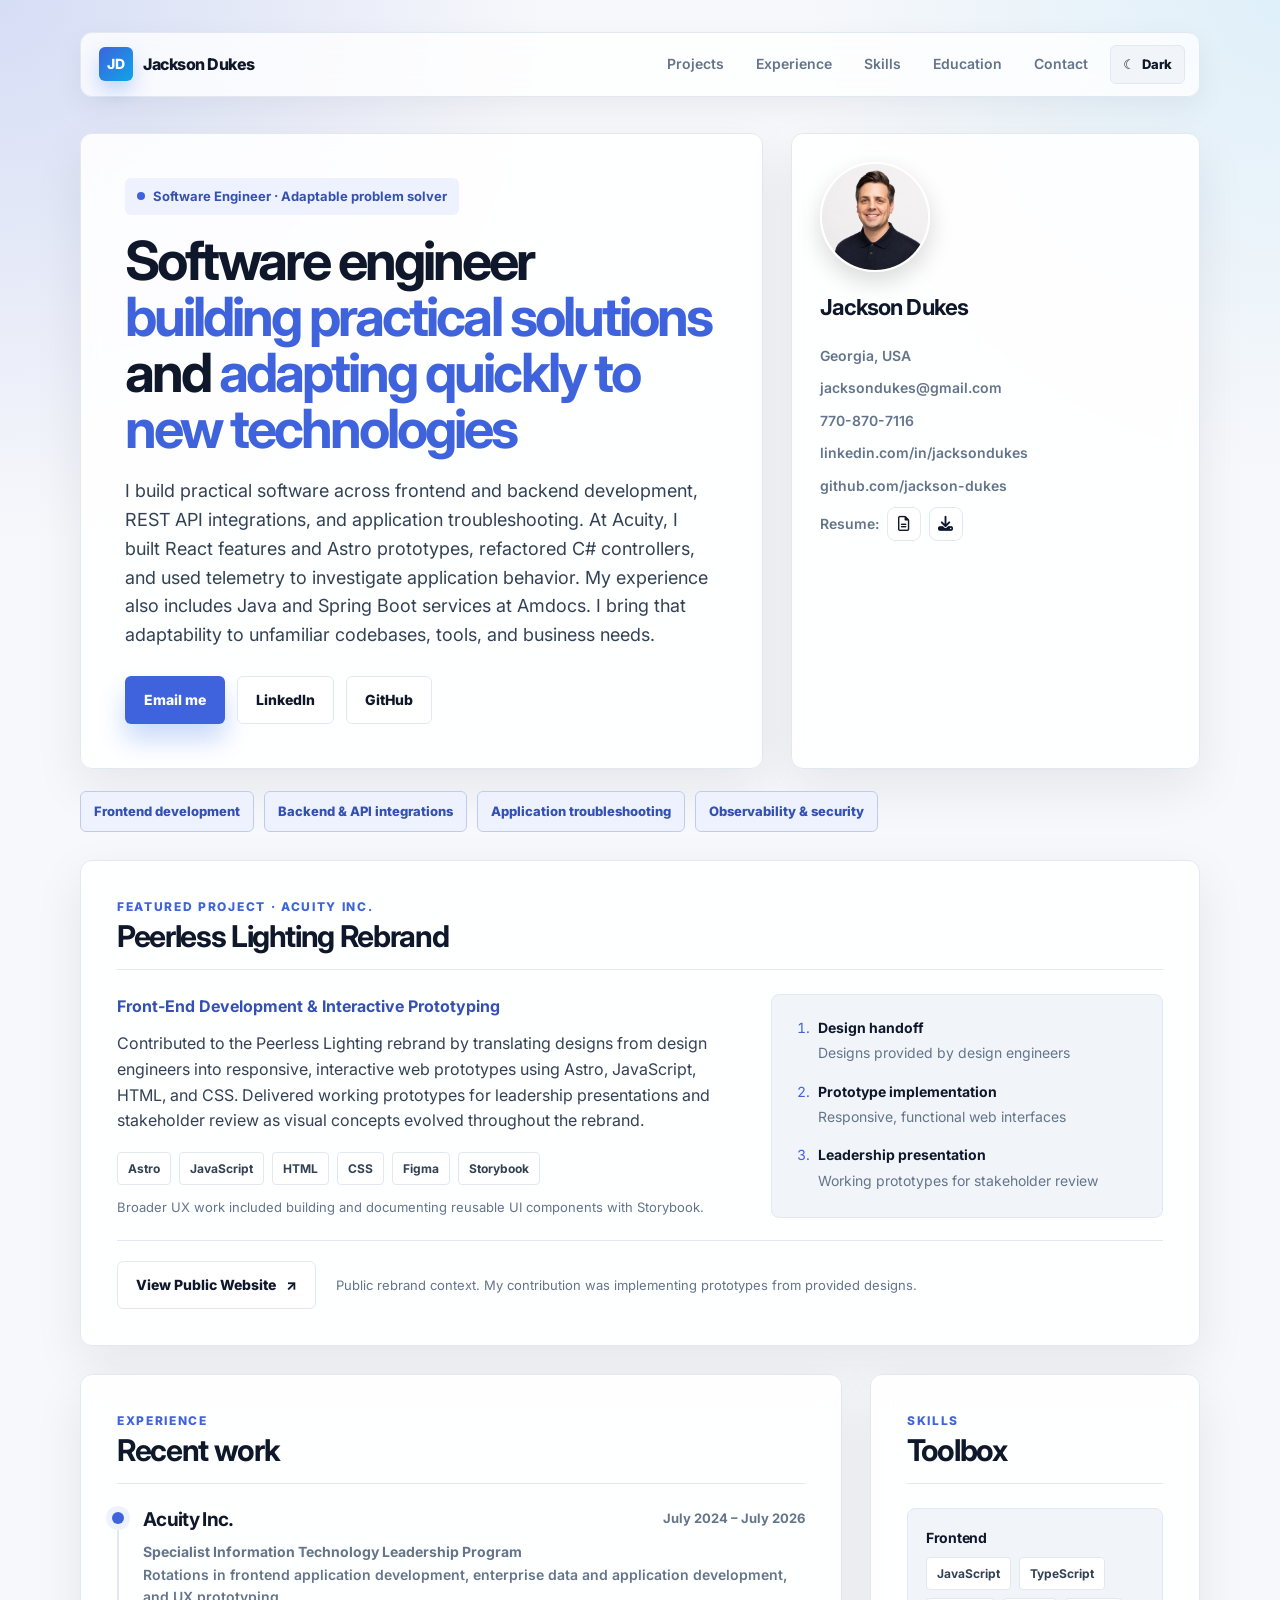
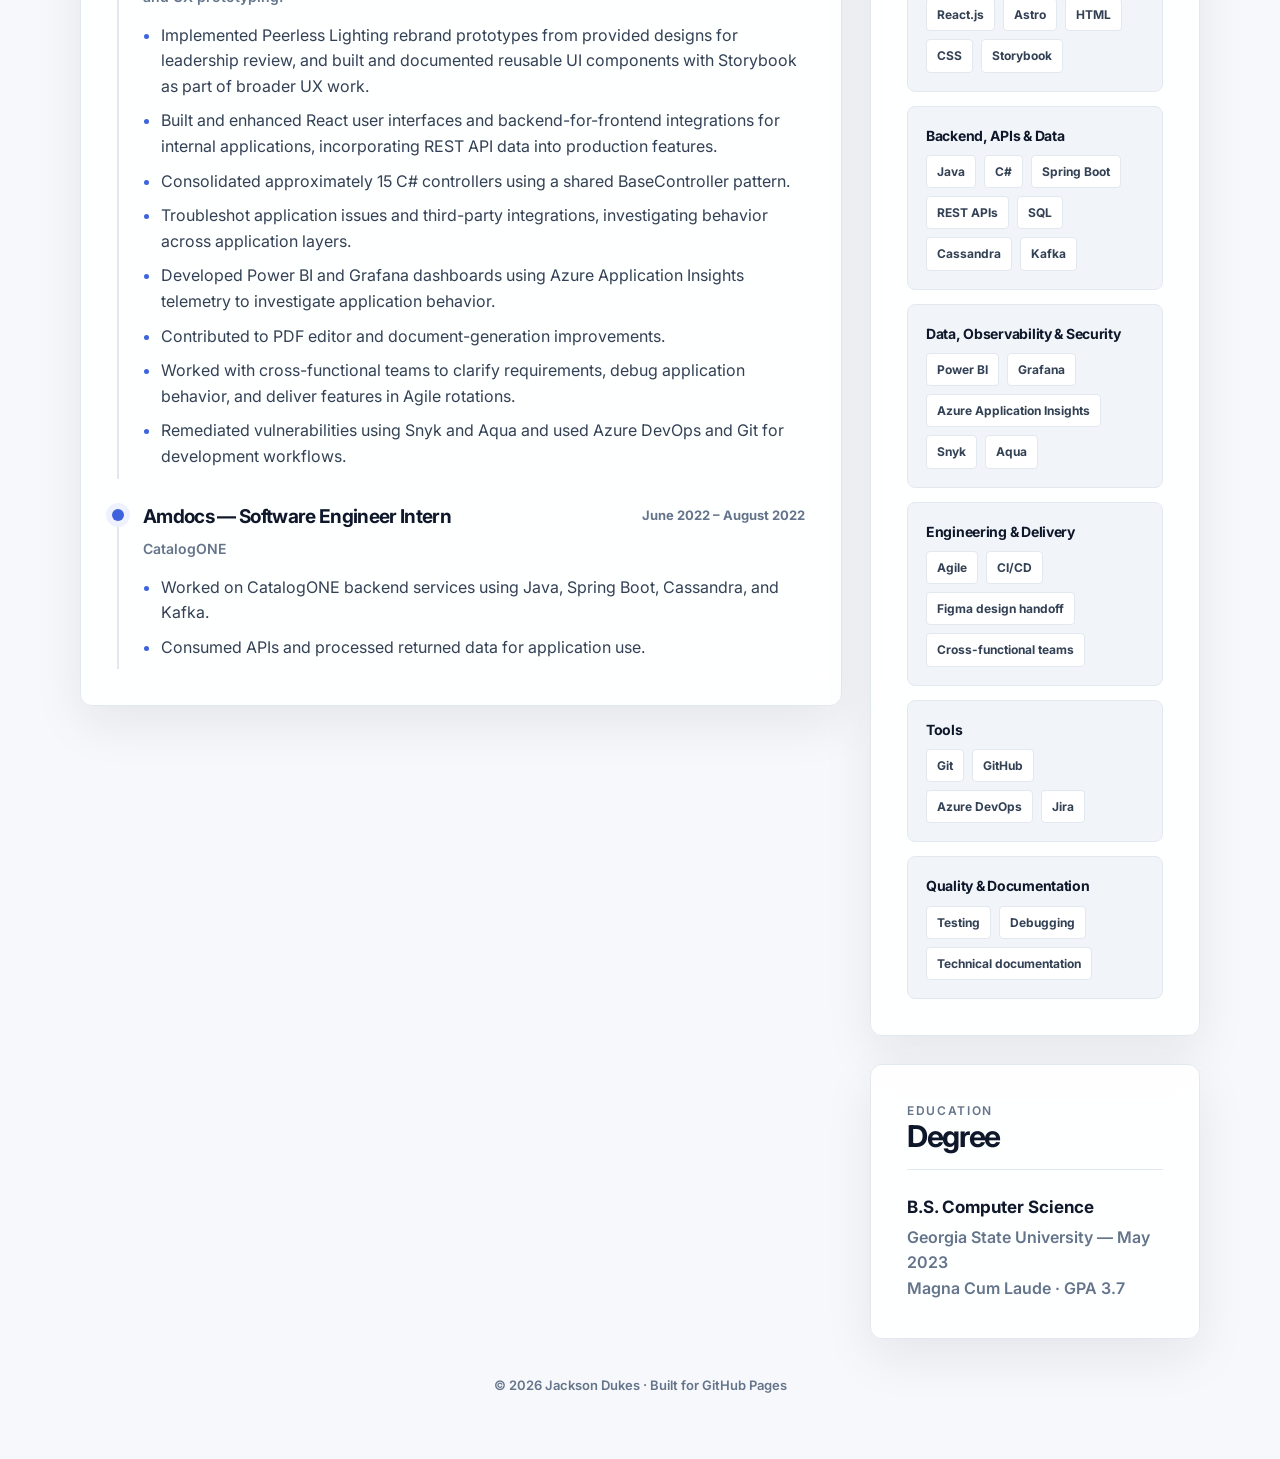
<file: index.html>
<!DOCTYPE html>
<html lang="en">
<head>
  <meta charset="UTF-8" />
  <meta name="viewport" content="width=device-width, initial-scale=1.0" />
  <meta name="description" content="Jackson Dukes — Software engineer with experience in frontend and backend development, REST API integrations, application troubleshooting, and observability." />
  <meta name="theme-color" content="#f7f8fb" />
  <title>Jackson Dukes | Software Engineer</title>

  <link rel="preconnect" href="https://fonts.googleapis.com" />
  <link rel="preconnect" href="https://fonts.gstatic.com" crossorigin />
  <link href="https://fonts.googleapis.com/css2?family=Inter:wght@400;500;600;700;800&display=swap" rel="stylesheet" />
  <link rel="stylesheet" href="styles.css" />
  <link rel="stylesheet" href="https://cdnjs.cloudflare.com/ajax/libs/font-awesome/6.5.0/css/all.min.css">
</head>

<body>
  <main class="page">
    <nav class="nav" aria-label="Primary navigation">
      <a class="brand" href="#top" aria-label="Jackson Dukes home">
        <span class="brand-mark">JD</span>
        <span>Jackson Dukes</span>
      </a>

      <div class="nav-actions">
        <div class="nav-links" aria-label="Page sections">
          <a href="#projects">Projects</a>
          <a href="#experience">Experience</a>
          <a href="#skills">Skills</a>
          <a href="#education">Education</a>
          <a href="mailto:jacksondukes@gmail.com">Contact</a>
        </div>

        <button class="theme-toggle" type="button" aria-label="Toggle dark mode" aria-pressed="false">
          <span class="theme-toggle-icon" aria-hidden="true">☾</span>
          <span class="theme-toggle-text">Dark</span>
        </button>
      </div>
    </nav>

    <section class="hero" id="top">
      <div class="hero-card reveal">
        <div class="eyebrow">Software Engineer · Adaptable problem solver</div>
        <h1 class="hero-title">Software engineer <span>building practical solutions</span> and <span>adapting quickly to new technologies</span></h1>
        <p class="hero-summary">
          I build practical software across frontend and backend development, REST API integrations, and application troubleshooting. At Acuity, I built React features and Astro prototypes, refactored C# controllers, and used telemetry to investigate application behavior. My experience also includes Java and Spring Boot services at Amdocs. I bring that adaptability to unfamiliar codebases, tools, and business needs.
        </p>

        <div class="cta-row">
          <a class="button primary" href="mailto:jacksondukes@gmail.com">Email me</a>
          <a class="button secondary" href="https://www.linkedin.com/in/jacksondukes" target="_blank" rel="noreferrer">LinkedIn</a>
          <a class="button secondary" href="https://github.com/jackson-dukes" target="_blank" rel="noreferrer">GitHub</a>
        </div>
      </div>

      <aside class="contact-card reveal" aria-label="Contact information">
        <div class="profile-block">
          <img src="headshot.jpg" alt="Jackson Dukes headshot" class="avatar-img" />
          <div>
            <h2>Jackson Dukes</h2>
            <div class="contact-list">
              <span>Georgia, USA</span>
              <a href="mailto:jacksondukes@gmail.com">jacksondukes@gmail.com</a>
              <a href="tel:+17708707116">770-870-7116</a>
              <a href="https://www.linkedin.com/in/jacksondukes" target="_blank" rel="noreferrer">linkedin.com/in/jacksondukes</a>
              <a href="https://github.com/jackson-dukes" target="_blank" rel="noreferrer">github.com/jackson-dukes</a>
              <div class="resume-row">
                <span class="resume-label">Resume:</span>

                <a href="Jackson-Dukes-Software-Engineer-Resume.html"
                  target="_blank"
                  rel="noreferrer"
                  class="resume-icon"
                  aria-label="View resume (HTML)">
                  <i class="fa-regular fa-file-lines"></i>
                </a>

                <a href="Jackson-Dukes-Software-Engineer-Resume.pdf"
                  download
                  class="resume-icon"
                  aria-label="Download resume (PDF)">
                  <i class="fa-solid fa-download"></i>
                </a>
              </div>
            </div>
          </div>
        </div>
      </aside>
    </section>

    <section class="focus-strip" aria-label="Professional focus areas">
      <div class="focus-item reveal">Frontend development</div>
      <div class="focus-item reveal">Backend & API integrations</div>
      <div class="focus-item reveal">Application troubleshooting</div>
      <div class="focus-item reveal">Observability & security</div>
    </section>

    <section class="section-card featured-project reveal" id="projects" aria-labelledby="peerless-title">
      <div class="section-header">
        <div>
          <p class="section-kicker">Featured project · Acuity Inc.</p>
          <h2 id="peerless-title">Peerless Lighting Rebrand</h2>
        </div>
      </div>

      <div class="project-content">
        <div>
          <p class="project-subtitle">Front-End Development &amp; Interactive Prototyping</p>
          <p class="project-description">Contributed to the Peerless Lighting rebrand by translating designs from design engineers into responsive, interactive web prototypes using Astro, JavaScript, HTML, and CSS. Delivered working prototypes for leadership presentations and stakeholder review as visual concepts evolved throughout the rebrand.</p>
          <div class="chips" aria-label="Project technologies and related UX tools">
            <span class="chip">Astro</span>
            <span class="chip">JavaScript</span>
            <span class="chip">HTML</span>
            <span class="chip">CSS</span>
            <span class="chip">Figma</span>
            <span class="chip">Storybook</span>
          </div>
          <p class="project-context">Broader UX work included building and documenting reusable UI components with Storybook.</p>
        </div>

        <ol class="project-workflow" aria-label="Project workflow">
          <li><strong>Design handoff</strong><span>Designs provided by design engineers</span></li>
          <li><strong>Prototype implementation</strong><span>Responsive, functional web interfaces</span></li>
          <li><strong>Leadership presentation</strong><span>Working prototypes for stakeholder review</span></li>
        </ol>
      </div>

      <div class="project-link-row">
        <a class="button secondary" href="https://www.peerlesslighting.com/" target="_blank" rel="noreferrer" aria-describedby="peerless-context">View Public Website <span aria-hidden="true">↗</span></a>
        <p class="project-context" id="peerless-context">Public rebrand context. My contribution was implementing prototypes from provided designs.</p>
      </div>
    </section>

    <div class="content-grid">
      <div class="main-column">
        <section class="section-card reveal" id="experience">
          <div class="section-header">
            <div>
              <p class="section-kicker">Experience</p>
              <h2>Recent work</h2>
            </div>
          </div>

          <div class="timeline">
            <article class="role">
              <div class="role-top">
                <h3>Acuity Inc.</h3>
                <span class="role-meta">July 2024 – July 2026</span>
              </div>
              <p class="role-note"><strong>Specialist Information Technology Leadership Program</strong><br>Rotations in frontend application development, enterprise data and application development, and UX prototyping.</p>
              <ul>
                <li>Implemented Peerless Lighting rebrand prototypes from provided designs for leadership review, and built and documented reusable UI components with Storybook as part of broader UX work.</li>
                <li>Built and enhanced React user interfaces and backend-for-frontend integrations for internal applications, incorporating REST API data into production features.</li>
                <li>Consolidated approximately 15 C# controllers using a shared BaseController pattern.</li>
                <li>Troubleshot application issues and third-party integrations, investigating behavior across application layers.</li>
                <li>Developed Power BI and Grafana dashboards using Azure Application Insights telemetry to investigate application behavior.</li>
                <li>Contributed to PDF editor and document-generation improvements.</li>
                <li>Worked with cross-functional teams to clarify requirements, debug application behavior, and deliver features in Agile rotations.</li>
                <li>Remediated vulnerabilities using Snyk and Aqua and used Azure DevOps and Git for development workflows.</li>
              </ul>
            </article>

            <article class="role">
              <div class="role-top">
                <h3>Amdocs — Software Engineer Intern</h3>
                <span class="role-meta">June 2022 – August 2022</span>
              </div>
              <p class="role-note">CatalogONE</p>
              <ul>
                <li>Worked on CatalogONE backend services using Java, Spring Boot, Cassandra, and Kafka.</li>
                <li>Consumed APIs and processed returned data for application use.</li>
              </ul>
            </article>
          </div>
        </section>
      </div>

      <aside class="side-column">
        <section class="section-card reveal" id="skills">
          <div class="section-header">
            <div>
              <p class="section-kicker">Skills</p>
              <h2>Toolbox</h2>
            </div>
          </div>

          <div class="skills-grid">
            <div class="skill-group">
              <h3>Frontend</h3>
              <div class="chips">
                <span class="chip">JavaScript</span>
                <span class="chip">TypeScript</span>
                <span class="chip">React.js</span>
                <span class="chip">Astro</span>
                <span class="chip">HTML</span>
                <span class="chip">CSS</span>
                <span class="chip">Storybook</span>
              </div>
            </div>

            <div class="skill-group">
              <h3>Backend, APIs & Data</h3>
              <div class="chips">
                <span class="chip">Java</span>
                <span class="chip">C#</span>
                <span class="chip">Spring Boot</span>
                <span class="chip">REST APIs</span>
                <span class="chip">SQL</span>
                <span class="chip">Cassandra</span>
                <span class="chip">Kafka</span>
              </div>
            </div>

            <div class="skill-group">
              <h3>Data, Observability & Security</h3>
              <div class="chips">
                <span class="chip">Power BI</span>
                <span class="chip">Grafana</span>
                <span class="chip">Azure Application Insights</span>
                <span class="chip">Snyk</span>
                <span class="chip">Aqua</span>
              </div>
            </div>

            <div class="skill-group">
              <h3>Engineering & Delivery</h3>
              <div class="chips">
                <span class="chip">Agile</span>
                <span class="chip">CI/CD</span>
                <span class="chip">Figma design handoff</span>
                <span class="chip">Cross-functional teams</span>
              </div>
            </div>

            <div class="skill-group">
              <h3>Tools</h3>
              <div class="chips">
                <span class="chip">Git</span>
                <span class="chip">GitHub</span>
                <span class="chip">Azure DevOps</span>
                <span class="chip">Jira</span>
              </div>
            </div>

            <div class="skill-group">
              <h3>Quality & Documentation</h3>
              <div class="chips">
                <span class="chip">Testing</span>
                <span class="chip">Debugging</span>
                <span class="chip">Technical documentation</span>
              </div>
            </div>
          </div>
        </section>

        <section class="section-card education-card reveal" id="education">
          <div class="section-header">
            <div>
              <p class="section-kicker">Education</p>
              <h2>Degree</h2>
            </div>
          </div>
          <p><strong>B.S. Computer Science</strong>Georgia State University — May 2023</p>
          <p>Magna Cum Laude · GPA 3.7</p>
        </section>
      </aside>
    </div>

    <footer class="footer">
      © 2026 Jackson Dukes · Built for GitHub Pages
    </footer>
  </main>

  <script src="script.js"></script>
</body>
</html>
</file>
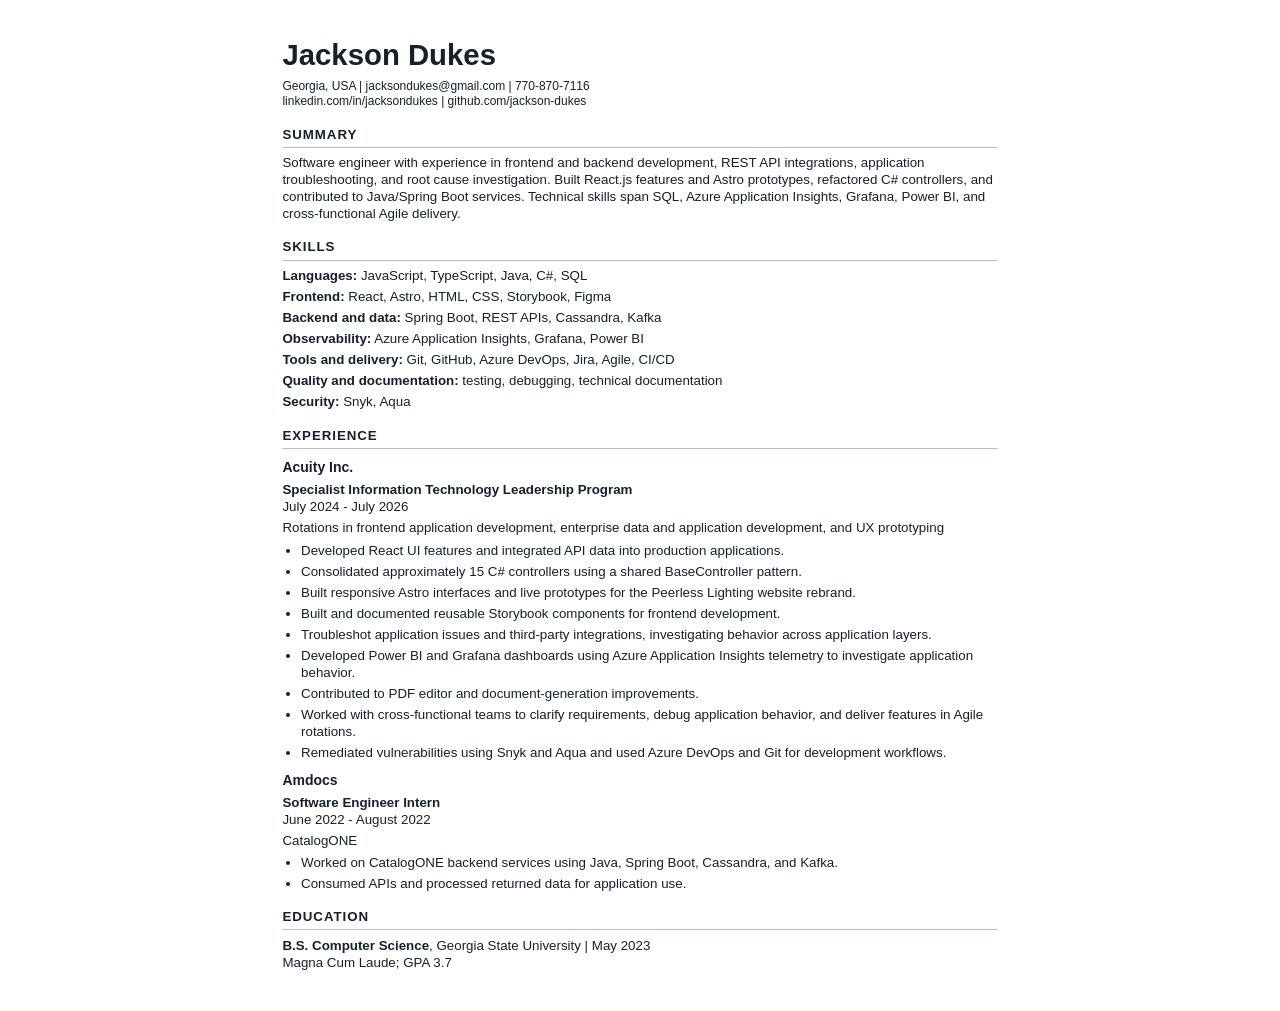
<file: Jackson-Dukes-Software-Engineer-Resume.html>
<!doctype html>
<html lang="en">
<head>
<meta charset="utf-8">
<meta name="viewport" content="width=device-width, initial-scale=1.0">
<title>Jackson Dukes - Software Engineer Resume</title>
<style>@page { size: letter; margin: 0.48in 0.52in; }
* { box-sizing: border-box; }
body { margin: 0; color: #17202a; font: 10pt/1.28 Arial, Helvetica, sans-serif; }
main { max-width: 7.45in; margin: auto; }
h1 { font-size: 22pt; margin: 0 0 4pt; }
h2 { font-size: 10pt; text-transform: uppercase; letter-spacing: 0.07em; border-bottom: 1px solid #b8bec6; padding-bottom: 3pt; margin: 12pt 0 5pt; }
h3 { font-size: 10.5pt; margin: 8pt 0 2pt; }
p { margin: 3pt 0; }
ul { margin: 4pt 0 6pt; padding-left: 14pt; }
li { margin-bottom: 3pt; }
header p { font-size: 9pt; }
h2, h3 { break-after: avoid; }
li { break-inside: avoid; }
@media screen { body { padding: 36px; background: #fff; } }
</style>
</head>
<body>
<main>
<header>
<h1>Jackson Dukes</h1>
<p>Georgia, USA | jacksondukes@gmail.com | 770-870-7116<br>linkedin.com/in/jacksondukes | github.com/jackson-dukes</p>
</header>
<section>
<h2>Summary</h2>
<p>Software engineer with experience in frontend and backend development, REST API integrations, application troubleshooting, and root cause investigation. Built React.js features and Astro prototypes, refactored C# controllers, and contributed to Java/Spring Boot services. Technical skills span SQL, Azure Application Insights, Grafana, Power BI, and cross-functional Agile delivery.</p>
</section>
<section>
<h2>Skills</h2>
<p><strong>Languages:</strong> JavaScript, TypeScript, Java, C#, SQL</p>
<p><strong>Frontend:</strong> React, Astro, HTML, CSS, Storybook, Figma</p>
<p><strong>Backend and data:</strong> Spring Boot, REST APIs, Cassandra, Kafka</p>
<p><strong>Observability:</strong> Azure Application Insights, Grafana, Power BI</p>
<p><strong>Tools and delivery:</strong> Git, GitHub, Azure DevOps, Jira, Agile, CI/CD</p>
<p><strong>Quality and documentation:</strong> testing, debugging, technical documentation</p>
<p><strong>Security:</strong> Snyk, Aqua</p>
</section>
<section>
<h2>Experience</h2>
<h3>Acuity Inc.</h3>
<p><strong>Specialist Information Technology Leadership Program</strong><br>July 2024 - July 2026</p>
<p>Rotations in frontend application development, enterprise data and application development, and UX prototyping</p>
<ul>
<li>Developed React UI features and integrated API data into production applications.</li>
<li>Consolidated approximately 15 C# controllers using a shared BaseController pattern.</li>
<li>Built responsive Astro interfaces and live prototypes for the Peerless Lighting website rebrand.</li>
<li>Built and documented reusable Storybook components for frontend development.</li>
<li>Troubleshot application issues and third-party integrations, investigating behavior across application layers.</li>
<li>Developed Power BI and Grafana dashboards using Azure Application Insights telemetry to investigate application behavior.</li>
<li>Contributed to PDF editor and document-generation improvements.</li>
<li>Worked with cross-functional teams to clarify requirements, debug application behavior, and deliver features in Agile rotations.</li>
<li>Remediated vulnerabilities using Snyk and Aqua and used Azure DevOps and Git for development workflows.</li>
</ul>
<h3>Amdocs</h3>
<p><strong>Software Engineer Intern</strong><br>June 2022 - August 2022</p>
<p>CatalogONE</p>
<ul>
<li>Worked on CatalogONE backend services using Java, Spring Boot, Cassandra, and Kafka.</li>
<li>Consumed APIs and processed returned data for application use.</li>
</ul>
</section>
<section>
<h2>Education</h2>
<p><strong>B.S. Computer Science</strong>, Georgia State University | May 2023<br>Magna Cum Laude; GPA 3.7</p>
</section>
</main>
</body>
</html>
</file>
<file: styles.css>
:root {
  color-scheme: light;
  /* Radix Themes-inspired semantic tokens. */
  --bg: #f7f8fb;
  --surface: #ffffff;
  --surface-alpha: rgba(255, 255, 255, 0.88);
  --surface-nav: rgba(255, 255, 255, 0.78);
  --surface-soft: #f1f5f9;
  --text: #0f172a;
  --muted: #64748b;
  --body-text: #334155;
  --line: #e2e8f0;
  --accent: #3e63dd;
  --accent-dark: #3451b2;
  --accent-soft: #edf2fe;
  --focus-ring: rgba(62, 99, 221, 0.42);
  --shadow: 0 18px 50px rgba(15, 23, 42, 0.08);
  --radius-1: 4px;
  --radius-2: 6px;
  --radius-3: 8px;
  --radius-4: 12px;
  --radius-lg: var(--radius-4);
  --radius-md: var(--radius-3);
  --max-width: 1120px;
}

[data-theme="dark"] {
  color-scheme: dark;
  --bg: #020617;
  --surface: #0f172a;
  --surface-alpha: rgba(15, 23, 42, 0.86);
  --surface-nav: rgba(15, 23, 42, 0.78);
  --surface-soft: #111c31;
  --text: #f8fafc;
  --muted: #94a3b8;
  --body-text: #cbd5e1;
  --line: rgba(148, 163, 184, 0.24);
  --accent: #8da4ef;
  --accent-dark: #aec0f5;
  --accent-soft: rgba(62, 99, 221, 0.2);
  --focus-ring: rgba(141, 164, 239, 0.48);
  --shadow: 0 24px 70px rgba(0, 0, 0, 0.32);
}

/* Base */

* {
  box-sizing: border-box;
}

html {
  scroll-behavior: smooth;
}

body {
  margin: 0;
  font-family: "Inter", system-ui, -apple-system, BlinkMacSystemFont, "Segoe UI", sans-serif;
  background:
    radial-gradient(circle at top left, color-mix(in srgb, var(--accent) 18%, transparent), transparent 34rem),
    radial-gradient(circle at top right, rgba(14, 165, 233, 0.10), transparent 30rem),
    var(--bg);
  color: var(--text);
  line-height: 1.6;
  transition: background-color 180ms ease, color 180ms ease;
}

a {
  color: inherit;
  text-decoration: none;
}

:where(a, button):focus-visible {
  outline: 2px solid var(--focus-ring);
  outline-offset: 2px;
}

ul {
  margin: 0;
  padding-left: 18px;
}

li {
  margin-bottom: 9px;
  color: var(--body-text);
}

li::marker {
  color: var(--accent);
}

h1 {
  margin: 0;
  max-width: 760px;
  font-size: clamp(34px, 5vw, 54px);
  line-height: 1.04;
  letter-spacing: -0.055em;
}

/* Layout */

.page {
  width: min(100% - 32px, var(--max-width));
  margin: 0 auto;
  padding: 32px 0 64px;
}

.hero {
  display: grid;
  grid-template-columns: minmax(0, 1.25fr) minmax(280px, 0.75fr);
  gap: 28px;
  align-items: stretch;
  margin-bottom: 22px;
}

.content-grid {
  display: grid;
  grid-template-columns: minmax(0, 1fr) 330px;
  gap: 28px;
  align-items: start;
}

.main-column,
.side-column {
  display: grid;
  gap: 28px;
}

/* Navigation */

.nav {
  position: sticky;
  top: 16px;
  z-index: 10;
  display: flex;
  align-items: center;
  justify-content: space-between;
  gap: 16px;
  margin-bottom: 36px;
  padding: 12px 14px 12px 18px;
  background: var(--surface-nav);
  border: 1px solid var(--line);
  border-radius: var(--radius-4);
  backdrop-filter: blur(16px);
  box-shadow: 0 10px 30px rgba(15, 23, 42, 0.06);
}

.brand {
  display: inline-flex;
  align-items: center;
  gap: 10px;
  font-weight: 800;
  letter-spacing: -0.03em;
}

.brand-mark {
  display: grid;
  place-items: center;
  width: 34px;
  height: 34px;
  border-radius: var(--radius-2);
  color: #ffffff;
  background: linear-gradient(135deg, var(--accent), #0ea5e9);
  font-size: 14px;
  box-shadow: 0 10px 20px rgba(37, 99, 235, 0.25);
}

.nav-actions {
  display: inline-flex;
  align-items: center;
  gap: 10px;
}

.nav-links {
  display: inline-flex;
  align-items: center;
  gap: 8px;
  color: var(--muted);
  font-size: 14px;
  font-weight: 600;
}

.nav-links a,
.theme-toggle {
  min-height: 38px;
  padding: 8px 12px;
  border-radius: var(--radius-2);
  transition: color 120ms ease, background 120ms ease, border-color 120ms ease, transform 120ms ease;
}

.nav-links a:hover {
  color: var(--text);
  background: var(--surface-soft);
}

.theme-toggle {
  display: inline-flex;
  align-items: center;
  gap: 7px;
  color: var(--text);
  background: var(--surface-soft);
  border: 1px solid var(--line);
  cursor: pointer;
  font: inherit;
  font-size: 13px;
  font-weight: 800;
}

.theme-toggle:hover {
  transform: translateY(-1px);
}

/* Cards */

.hero-card,
.contact-card,
.section-card {
  background: var(--surface-alpha);
  border: 1px solid var(--line);
  border-radius: var(--radius-lg);
  box-shadow: var(--shadow);
  backdrop-filter: blur(12px);
}

.hero-card {
  padding: clamp(28px, 4vw, 44px);
}

.contact-card {
  display: flex;
  flex-direction: column;
  gap: 16px;
  padding: 28px;
}

.section-card {
  padding: clamp(24px, 4vw, 36px);
}

/* Hero */

.eyebrow {
  display: inline-flex;
  align-items: center;
  gap: 8px;
  margin-bottom: 18px;
  padding: 8px 12px;
  color: var(--accent-dark);
  background: var(--accent-soft);
  border-radius: var(--radius-2);
  font-size: 13px;
  font-weight: 700;
}

.eyebrow::before {
  content: "";
  width: 8px;
  height: 8px;
  border-radius: 999px;
  background: var(--accent);
}

.hero-title span {
  color: var(--accent);
}

.hero-summary {
  max-width: 720px;
  margin: 20px 0 0;
  color: var(--body-text);
  font-size: clamp(16px, 1.7vw, 18px);
}

.cta-row {
  display: inline-flex;
  align-items: center;
  flex-wrap: wrap;
  gap: 12px;
  margin-top: 26px;
}

/* Buttons */

.button {
  display: inline-flex;
  align-items: center;
  justify-content: center;
  min-height: 46px;
  padding: 12px 18px;
  border-radius: var(--radius-2);
  font-size: 14px;
  font-weight: 800;
  border: 1px solid transparent;
  transition: transform 120ms ease, box-shadow 120ms ease, background 120ms ease, border-color 120ms ease;
}

.button:hover {
  transform: translateY(-1px);
}

.button:active {
  transform: translateY(0);
}

.button.primary {
  color: #ffffff;
  background: var(--accent);
  box-shadow: 0 16px 26px rgba(37, 99, 235, 0.24);
}

.button.primary:hover {
  background: var(--accent-dark);
}

.button.secondary {
  color: var(--text);
  background: var(--surface);
  border-color: var(--line);
}

/* Contact */

.profile-block {
  display: grid;
  gap: 18px;
}

.avatar-img {
  width: 110px;
  height: 110px;
  border-radius: 50%;
  object-fit: cover;
  border: 2px solid #ffffff;
  box-shadow: 0 10px 25px rgba(0, 0, 0, 0.15);
  transition: transform 0.2s ease, box-shadow 0.2s ease;
}

.avatar-img:hover {
  transform: scale(1.03);
  box-shadow: 0 14px 30px rgba(0, 0, 0, 0.2);
}

.contact-card h2 {
  margin: 0;
  font-size: 22px;
  letter-spacing: -0.04em;
}

.contact-list {
  display: grid;
  gap: 10px;
  margin-top: 20px;
  color: var(--muted);
  font-size: 14px;
  font-weight: 600;
}

.contact-list a:hover {
  color: var(--accent);
}

.resume-row {
  display: flex;
  align-items: center;
  gap: 8px;
}

.resume-label {
  color: var(--muted);
}

.resume-icon {
  display: inline-flex;
  align-items: center;
  justify-content: center;
  width: 34px;
  height: 34px;
  color: var(--text);
  background: var(--surface);
  border: 1px solid var(--line);
  border-radius: 8px;
  font-size: 15px;
  transition: color 150ms ease, background 150ms ease, border-color 150ms ease, transform 150ms ease;
}

.resume-icon:hover {
  color: var(--accent);
  background: var(--accent-soft);
  border-color: var(--accent);
  transform: translateY(-1px);
}

/* Focus strip */

.focus-strip {
  display: flex;
  flex-wrap: wrap;
  gap: 10px;
  margin: 22px 0 28px;
}

.focus-item {
  padding: 9px 13px;
  color: var(--accent-dark);
  background: var(--accent-soft);
  border: 1px solid color-mix(in srgb, var(--accent) 22%, var(--line));
  border-radius: var(--radius-2);
  font-size: 13px;
  font-weight: 800;
}

/* Sections */

.section-header {
  display: flex;
  align-items: end;
  justify-content: space-between;
  gap: 20px;
  margin-bottom: 24px;
  padding-bottom: 16px;
  border-bottom: 1px solid var(--line);
}

.section-kicker {
  margin: 0 0 4px;
  color: var(--accent);
  font-size: 12px;
  font-weight: 800;
  text-transform: uppercase;
  letter-spacing: 0.14em;
}

.section-header h2 {
  margin: 0;
  font-size: clamp(22px, 3vw, 30px);
  line-height: 1.08;
  letter-spacing: -0.045em;
}

/* Featured project */

.featured-project {
  margin-bottom: 28px;
}

#projects {
  scroll-margin-top: 100px;
}

.project-content {
  display: grid;
  grid-template-columns: minmax(0, 1.6fr) minmax(240px, 1fr);
  gap: 28px;
}

.project-subtitle {
  margin: 0 0 12px;
  font-weight: 700;
  color: var(--accent-dark);
}

.project-description {
  margin: 0 0 18px;
  color: var(--body-text);
}

.project-workflow {
  display: grid;
  gap: 16px;
  align-content: start;
  margin: 0;
  padding: 22px 22px 22px 42px;
  background: var(--surface-soft);
  border: 1px solid var(--line);
  border-radius: var(--radius-md);
}

.project-workflow li {
  margin: 0;
  padding-left: 4px;
  font-size: 14px;
}

.project-workflow strong,
.project-workflow span {
  display: block;
}

.project-workflow strong {
  color: var(--text);
}

.project-workflow span {
  margin-top: 3px;
  color: var(--muted);
}

.project-link-row {
  display: flex;
  flex-wrap: wrap;
  align-items: center;
  gap: 12px 20px;
  margin-top: 22px;
  padding-top: 20px;
  border-top: 1px solid var(--line);
}

.project-link-row .button {
  gap: 10px;
}

.project-context {
  margin: 12px 0 0;
  color: var(--muted);
  font-size: 13px;
}

.project-link-row .project-context {
  flex: 1 1 260px;
  margin: 0;
}

/* Experience */

.timeline {
  display: grid;
  gap: 26px;
}

.role {
  position: relative;
  padding-left: 24px;
  border-left: 2px solid var(--line);
}

.role::before {
  content: "";
  position: absolute;
  left: -7px;
  top: 4px;
  width: 12px;
  height: 12px;
  border-radius: 999px;
  background: var(--accent);
  box-shadow: 0 0 0 6px var(--accent-soft);
}

.role-top {
  display: flex;
  justify-content: space-between;
  gap: 16px;
  margin-bottom: 10px;
}

.role h3 {
  margin: 0;
  font-size: 19px;
  line-height: 1.25;
  letter-spacing: -0.035em;
}

.role-meta {
  flex: 0 0 auto;
  color: var(--muted);
  font-size: 13px;
  font-weight: 700;
  white-space: nowrap;
}

.role-note {
  margin: 0 0 14px;
  color: var(--muted);
  font-size: 14px;
  font-weight: 600;
}

/* Skills */

.skills-grid {
  display: grid;
  gap: 14px;
}

.skill-group {
  padding: 18px;
  background: var(--surface-soft);
  border: 1px solid var(--line);
  border-radius: var(--radius-md);
}

.skill-group h3 {
  margin: 0 0 8px;
  font-size: 14px;
  letter-spacing: -0.02em;
}

.chips {
  display: flex;
  flex-wrap: wrap;
  gap: 8px;
}

.chip {
  display: inline-flex;
  align-items: center;
  min-height: 30px;
  padding: 6px 10px;
  color: var(--body-text);
  background: var(--surface);
  border: 1px solid var(--line);
  border-radius: var(--radius-1);
  font-size: 12px;
  font-weight: 700;
}

/* Education */

.education-card p {
  margin: 0;
  color: var(--muted);
  font-weight: 600;
}

.education-card strong {
  display: block;
  margin-bottom: 4px;
  color: var(--text);
  font-size: 17px;
}

/* Footer */

.footer {
  margin-top: 36px;
  color: var(--muted);
  text-align: center;
  font-size: 13px;
  font-weight: 600;
}

/* Reveal animation */

.reveal {
  opacity: 0;
  transform: translateY(14px);
  transition: opacity 520ms ease, transform 520ms ease;
}

.reveal.is-visible {
  opacity: 1;
  transform: translateY(0);
}

/* Accessibility */

@media (prefers-reduced-motion: reduce) {
  html {
    scroll-behavior: auto;
  }

  *,
  *::before,
  *::after {
    transition-duration: 0.01ms !important;
    animation-duration: 0.01ms !important;
    animation-iteration-count: 1 !important;
  }

  .reveal {
    opacity: 1;
    transform: none;
  }
}

/* Tablet */

@media (max-width: 900px) {
  .hero,
  .content-grid,
  .project-content {
    grid-template-columns: 1fr;
  }

  .contact-card {
    min-height: auto;
  }
}

/* Mobile */

@media (max-width: 680px) {
  .page {
    width: min(100% - 22px, var(--max-width));
    padding-top: 16px;
  }

  .nav {
    position: static;
    align-items: flex-start;
    border-radius: var(--radius-4);
  }

  .nav-links {
    display: none;
  }

  .theme-toggle-text {
    display: none;
  }

  .hero-card,
  .contact-card,
  .section-card {
    border-radius: var(--radius-4);
  }

  .role-top {
    display: grid;
  }

  .role-meta {
    white-space: normal;
  }

  .cta-row .button {
    width: 100%;
  }
}

/* Print */

@media print {
  body {
    background: #ffffff;
    color: #111827;
  }

  .page {
    width: 100%;
    padding: 0;
  }

  .nav,
  .cta-row,
  .footer {
    display: none;
  }

  .hero,
  .content-grid {
    display: block;
  }

  .hero-card,
  .contact-card,
  .section-card,
  .focus-item {
    box-shadow: none;
    border: 1px solid #e5e7eb;
    break-inside: avoid;
  }

  .contact-card,
  .section-card,
  .focus-strip {
    margin-top: 16px;
  }
}
</file>
